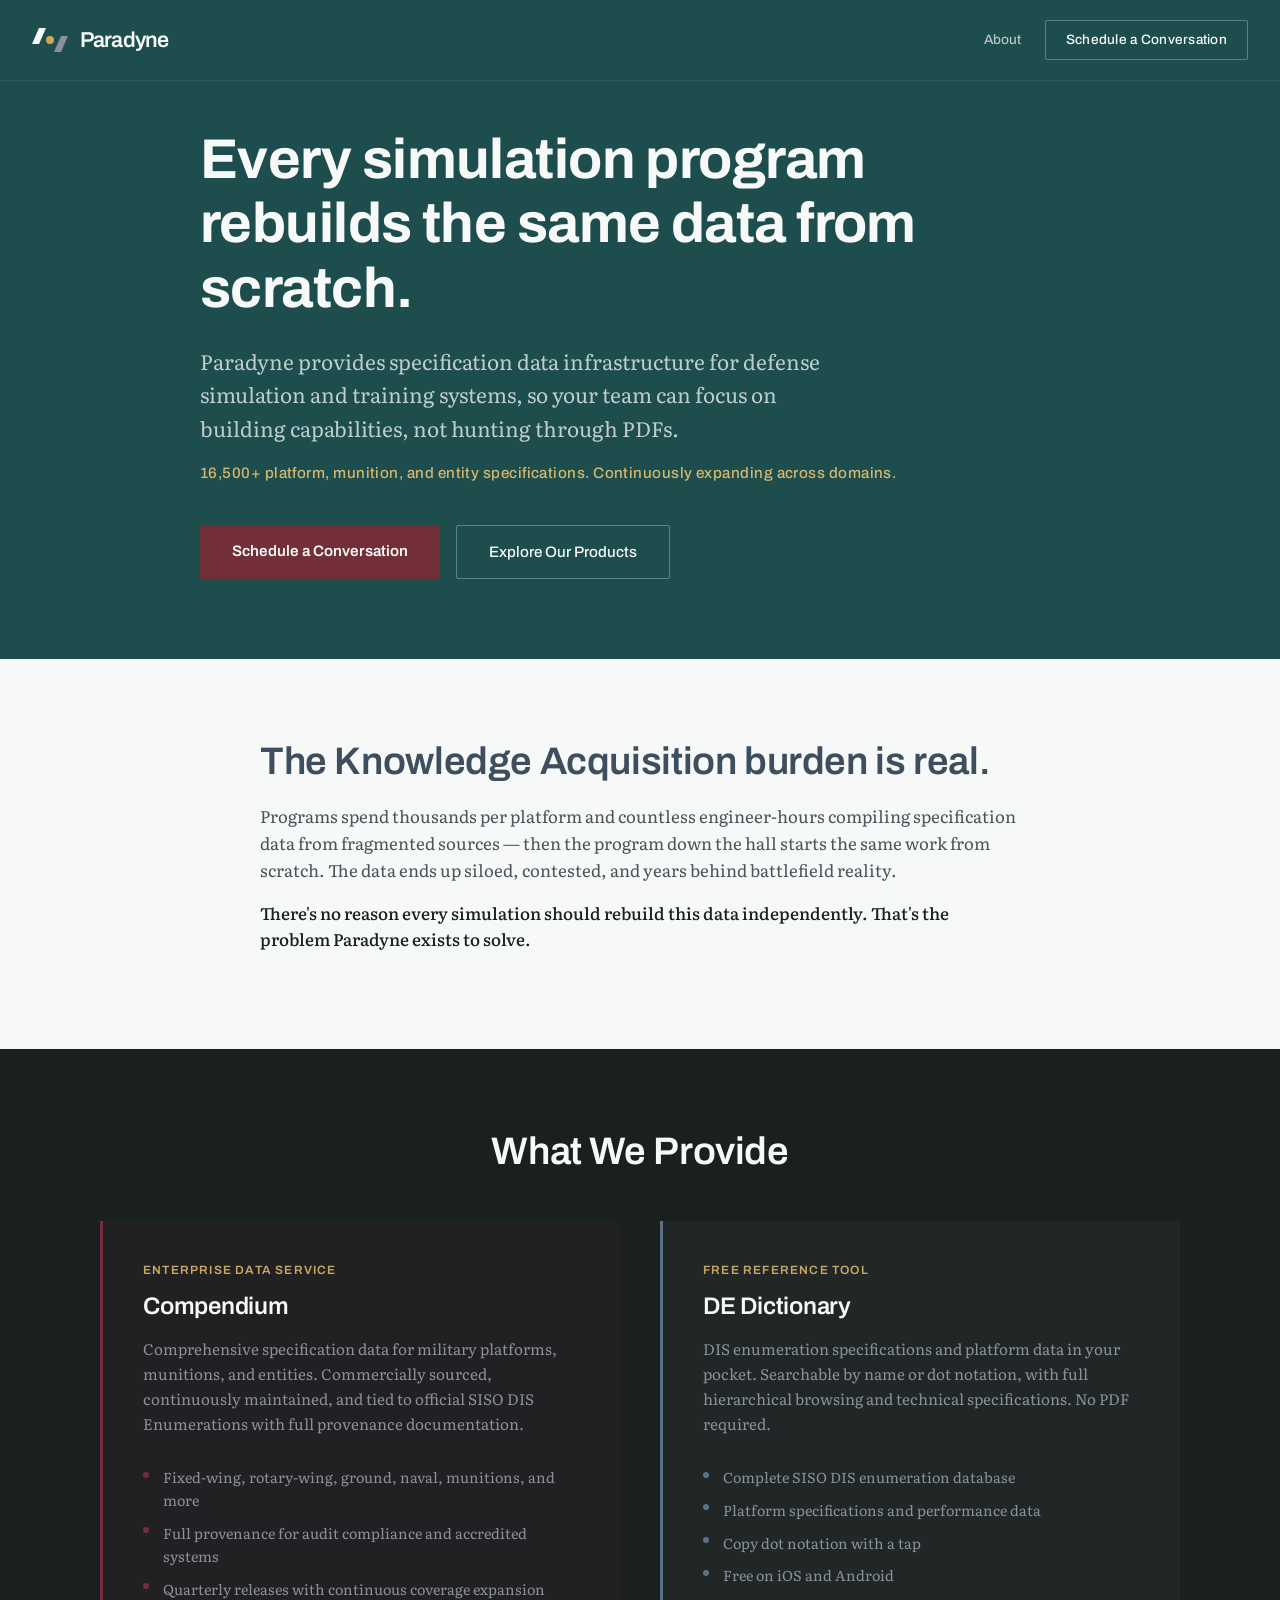
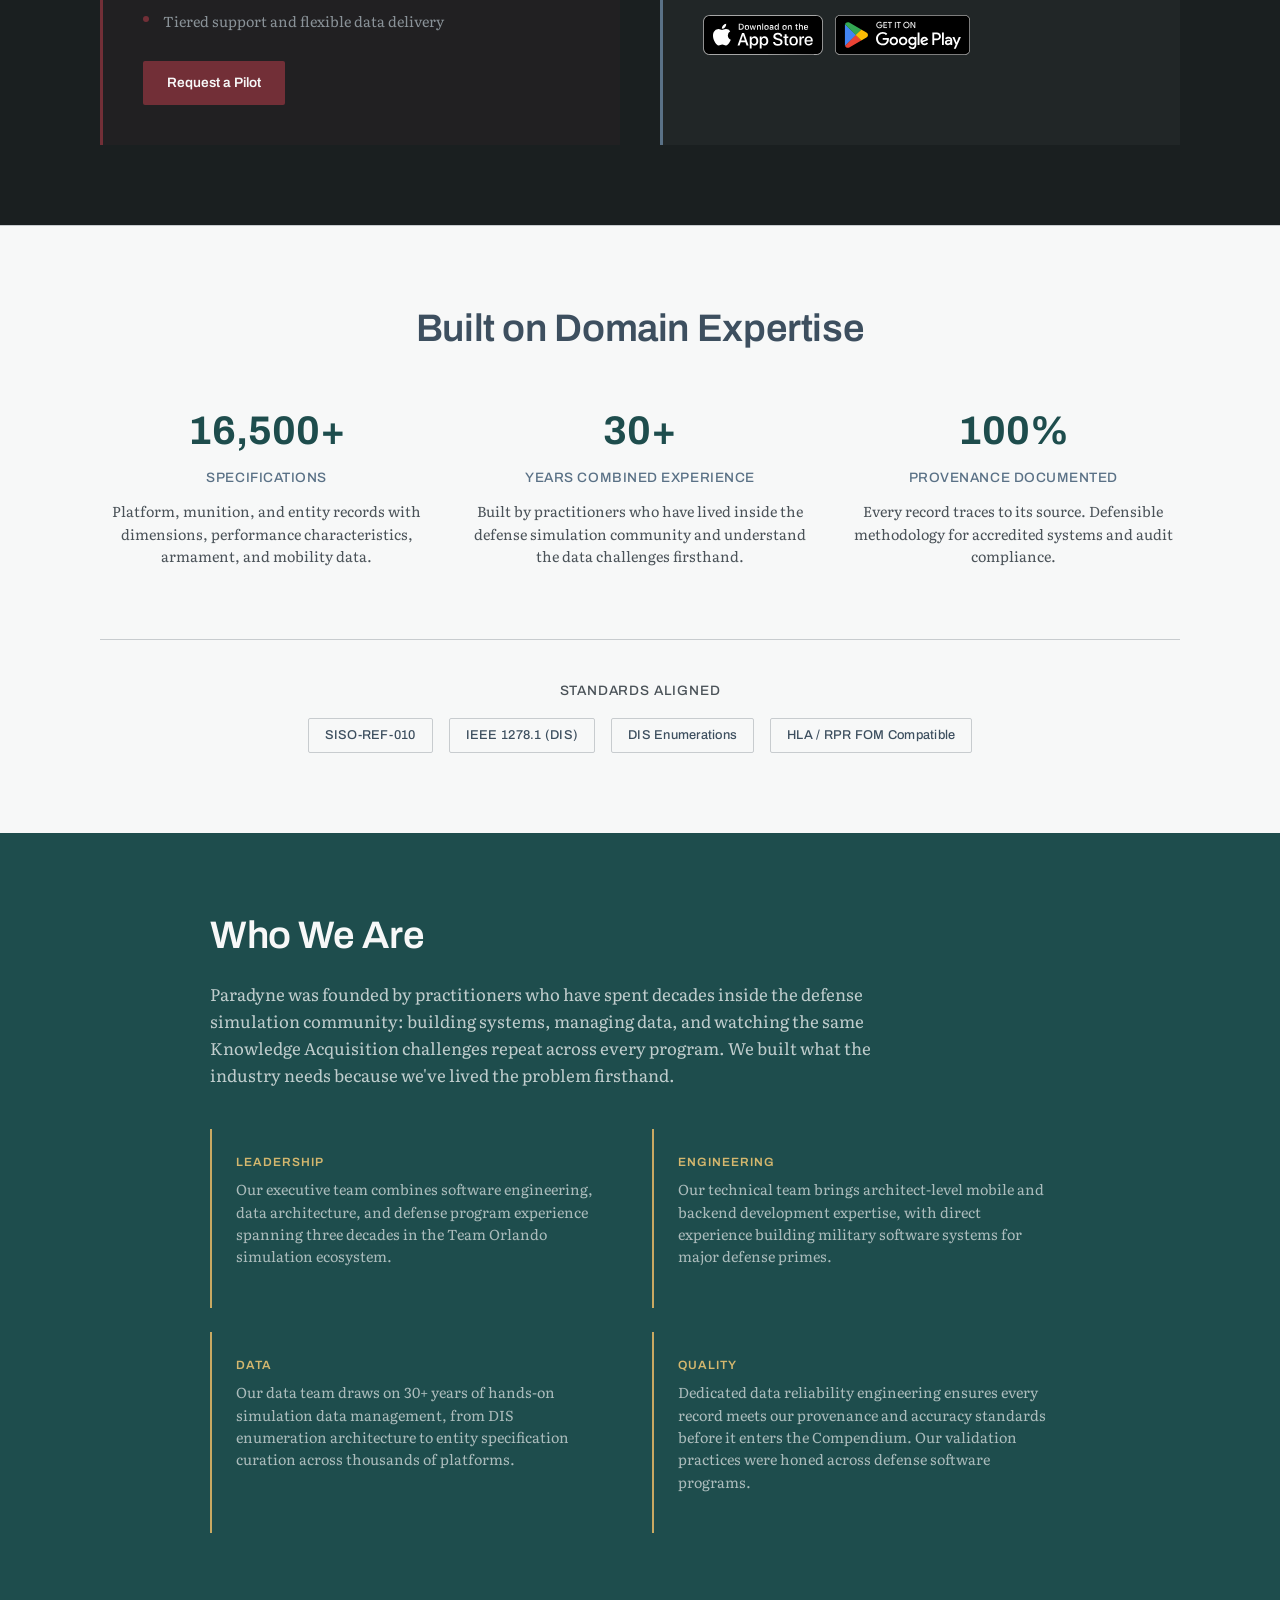
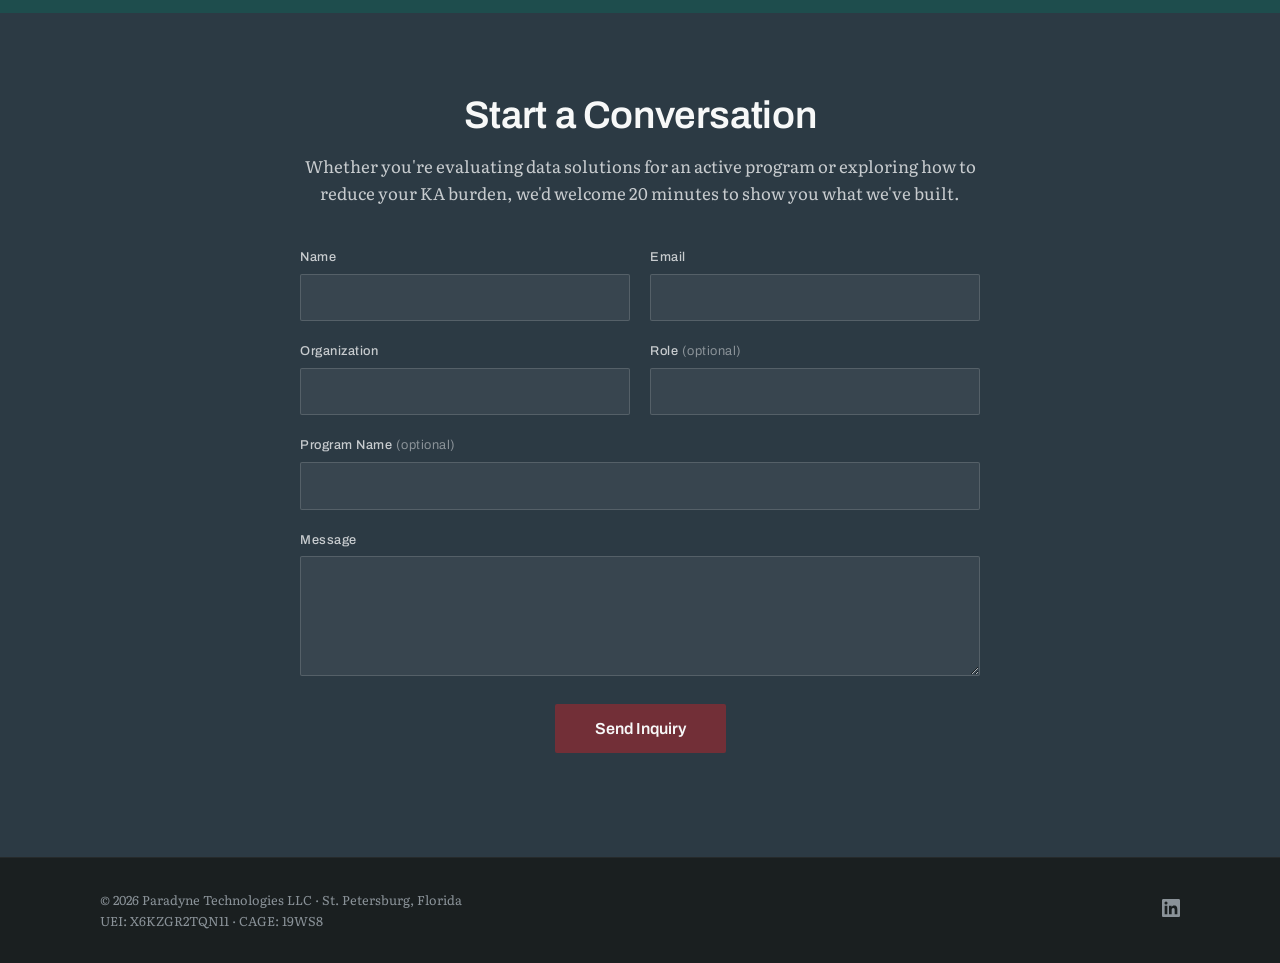
<file: index.html>
<!DOCTYPE html>
<html lang="en">
<head>
  <meta charset="UTF-8">
  <meta name="viewport" content="width=device-width, initial-scale=1.0">
  <title>Paradyne Technologies — Specification Data for Defense Simulation</title>
  <meta name="description" content="Authoritative specification data for defense simulation and training systems. 16,500+ platform, munition, and entity specifications tied to SISO DIS Enumerations.">
  <!-- Open Graph -->
  <meta property="og:type" content="website">
  <meta property="og:url" content="https://paradyne.tech/">
  <meta property="og:title" content="Paradyne Technologies — Specification Data for Defense Simulation">
  <meta property="og:description" content="Authoritative specification data for defense simulation and training systems. 16,500+ platform, munition, and entity specifications tied to SISO DIS Enumerations.">
  <meta property="og:image" content="https://paradyne.tech/og-image.png">
  <meta property="og:image:width" content="1200">
  <meta property="og:image:height" content="630">
  <!-- Twitter Card -->
  <meta name="twitter:card" content="summary_large_image">
  <meta name="twitter:title" content="Paradyne Technologies — Specification Data for Defense Simulation">
  <meta name="twitter:description" content="Authoritative specification data for defense simulation and training systems. 16,500+ platform, munition, and entity specifications tied to SISO DIS Enumerations.">
  <meta name="twitter:image" content="https://paradyne.tech/og-image.png">
  <link rel="icon" href="/favicon.svg" type="image/svg+xml">
  <link rel="icon" href="/favicon.ico" sizes="48x48">
  <link rel="apple-touch-icon" href="/apple-touch-icon.png">
  <link rel="manifest" href="/site.webmanifest">
  <meta name="theme-color" content="#1e4d4d">
  <link rel="preconnect" href="https://fonts.googleapis.com">
  <link rel="preconnect" href="https://fonts.gstatic.com" crossorigin>
  <link href="https://fonts.googleapis.com/css2?family=Archivo:wght@500;600;700&family=Literata:ital,wght@0,400;0,500;1,400&display=swap" rel="stylesheet">
  <style>
    /* ===== Reset & Base ===== */
    *, *::before, *::after { margin: 0; padding: 0; box-sizing: border-box; }

    :root {
      /* Primary */
      --cinnabar: #722f37;
      --bearing: #3d4f5f;
      /* Secondary */
      --cranberry: #8b3a44;
      --steel: #5a7186;
      --deep-slate: #2c3a44;
      --fathom: #1e4d4d;
      /* Neutral */
      --near-black: #1a1f20;
      --graphite: #4a5258;
      --pewter: #8a9298;
      --silver: #c8cccf;
      --off-white: #f7f8f8;
      /* Accent */
      --copper: #b87333;
      --brass: #c9a962;
    }

    html { scroll-behavior: smooth; }

    body {
      font-family: 'Literata', Georgia, 'Times New Roman', serif;
      font-size: 18px;
      line-height: 1.6;
      color: var(--near-black);
      background: var(--off-white);
      -webkit-font-smoothing: antialiased;
      -moz-osx-font-smoothing: grayscale;
    }

    /* ===== Typography ===== */
    h1, h2, h3 {
      font-family: 'Archivo', -apple-system, 'Segoe UI', sans-serif;
      line-height: 1.15;
      letter-spacing: -0.01em;
    }

    h1 {
      font-weight: 700;
      font-size: clamp(2.2rem, 5vw, 3.5rem);
    }

    h2 {
      font-weight: 600;
      font-size: clamp(1.6rem, 3.5vw, 2.4rem);
      margin-bottom: 1.25rem;
    }

    h3 {
      font-family: 'Literata', Georgia, serif;
      font-weight: 500;
      font-size: 1.25rem;
      margin-bottom: 0.75rem;
    }

    p {
      margin-bottom: 1rem;
    }

    a {
      color: inherit;
      text-decoration: none;
    }

    /* ===== Layout ===== */
    .section {
      padding: 5rem 1.5rem;
    }

    .container {
      max-width: 1080px;
      margin: 0 auto;
    }

    /* ===== Header / Nav ===== */
    .site-header {
      position: fixed;
      top: 0;
      left: 0;
      right: 0;
      z-index: 100;
      padding: 1.25rem 2rem;
      display: flex;
      align-items: center;
      justify-content: space-between;
      background: rgba(30, 77, 77, 0.95);
      backdrop-filter: blur(8px);
      -webkit-backdrop-filter: blur(8px);
      border-bottom: 1px solid rgba(247, 248, 248, 0.08);
    }

    .logo-lockup {
      display: flex;
      align-items: center;
      gap: 0.75rem;
    }

    .logo-lockup img {
      height: 28px;
      width: auto;
      flex-shrink: 0;
    }

    .wordmark {
      font-family: 'Archivo', sans-serif;
      font-weight: 600;
      font-size: 1.35rem;
      color: var(--off-white);
      letter-spacing: -0.04em;
    }

    .nav-cta {
      font-family: 'Archivo', sans-serif;
      font-weight: 500;
      font-size: 0.85rem;
      color: var(--off-white);
      border: 1px solid rgba(247, 248, 248, 0.3);
      padding: 0.5rem 1.25rem;
      border-radius: 2px;
      transition: all 0.2s ease;
      letter-spacing: 0.02em;
    }

    .nav-cta:hover {
      background: rgba(247, 248, 248, 0.1);
      border-color: rgba(247, 248, 248, 0.5);
    }

    /* ===== Hero (on Fathom) ===== */
    .hero {
      background: var(--fathom);
      color: var(--off-white);
      padding: 8rem 1.5rem 5rem;
    }

    .hero .container {
      max-width: 880px;
    }

    .hero h1 {
      margin-bottom: 1.5rem;
    }

    .hero .subtitle {
      font-size: clamp(1.05rem, 2.2vw, 1.3rem);
      color: rgba(247, 248, 248, 0.75);
      max-width: 640px;
      margin-bottom: 1rem;
    }

    .hero .data-line {
      font-family: 'Archivo', sans-serif;
      font-weight: 500;
      font-size: 0.95rem;
      color: #d4b76e;
      letter-spacing: 0.03em;
      margin-bottom: 2.5rem;
    }

    .hero-ctas {
      display: flex;
      gap: 1rem;
      flex-wrap: wrap;
    }

    .btn-primary {
      font-family: 'Archivo', sans-serif;
      font-weight: 600;
      font-size: 0.95rem;
      background: var(--cinnabar);
      color: var(--off-white);
      padding: 0.85rem 2rem;
      border: none;
      border-radius: 2px;
      cursor: pointer;
      transition: background 0.2s ease;
      text-decoration: none;
      display: inline-block;
    }

    .btn-primary:hover {
      background: var(--cranberry);
    }

    .btn-secondary {
      font-family: 'Archivo', sans-serif;
      font-weight: 500;
      font-size: 0.95rem;
      color: var(--off-white);
      padding: 0.85rem 2rem;
      border: 1px solid rgba(247, 248, 248, 0.3);
      border-radius: 2px;
      cursor: pointer;
      transition: all 0.2s ease;
      text-decoration: none;
      display: inline-block;
      background: transparent;
    }

    .btn-secondary:hover {
      border-color: rgba(247, 248, 248, 0.6);
      background: rgba(247, 248, 248, 0.05);
    }

    /* ===== Problem Section (light) ===== */
    .problem {
      background: var(--off-white);
      color: var(--near-black);
    }

    .problem .container {
      max-width: 760px;
    }

    .problem h2 {
      color: var(--bearing);
    }

    .problem p {
      color: var(--graphite);
      font-size: 1.05rem;
    }

    .problem .emphasis {
      color: var(--near-black);
      font-weight: 500;
    }

    /* ===== Products Section (dark) ===== */
    .products {
      background: var(--near-black);
      color: var(--off-white);
    }

    .products h2 {
      text-align: center;
      margin-bottom: 3rem;
    }

    .products-grid {
      display: grid;
      grid-template-columns: 1fr 1fr;
      gap: 2.5rem;
    }

    .product-card {
      padding: 2.5rem;
      background: rgba(247, 248, 248, 0.03);
      border-left: 3px solid var(--steel);
      border-radius: 0;
    }

    .product-card.compendium {
      background: rgba(114, 47, 55, 0.08);
      border-left: 3px solid var(--cinnabar);
    }

    .product-label {
      font-family: 'Archivo', sans-serif;
      font-weight: 600;
      font-size: 0.75rem;
      letter-spacing: 0.1em;
      text-transform: uppercase;
      color: var(--brass);
      margin-bottom: 0.75rem;
    }

    .product-card h3 {
      font-family: 'Archivo', sans-serif;
      font-weight: 600;
      font-size: 1.5rem;
      margin-bottom: 1rem;
    }

    .product-card p {
      color: var(--pewter);
      font-size: 0.95rem;
      line-height: 1.65;
      margin-bottom: 1.5rem;
    }

    .product-card .btn-primary {
      font-size: 0.85rem;
      padding: 0.7rem 1.5rem;
    }

    .store-badges {
      display: flex;
      gap: 0.75rem;
      flex-wrap: wrap;
      align-items: center;
    }

    .store-badges a img {
      display: block;
      height: 40px;
      width: auto;
    }

    .product-card .btn-outline {
      font-family: 'Archivo', sans-serif;
      font-weight: 500;
      font-size: 0.85rem;
      color: var(--off-white);
      padding: 0.7rem 1.5rem;
      border: 1px solid rgba(247, 248, 248, 0.2);
      border-radius: 2px;
      text-decoration: none;
      display: inline-block;
      transition: all 0.2s ease;
    }

    .product-card .btn-outline:hover {
      border-color: rgba(247, 248, 248, 0.5);
      background: rgba(247, 248, 248, 0.05);
    }

    .product-features {
      list-style: none;
      margin-bottom: 1.5rem;
    }

    .product-features li {
      color: var(--pewter);
      font-size: 0.9rem;
      padding: 0.3rem 0;
      padding-left: 1.25rem;
      position: relative;
    }

    .product-features li::before {
      content: '';
      position: absolute;
      left: 0;
      top: 0.7rem;
      width: 6px;
      height: 6px;
      background: var(--cinnabar);
      border-radius: 50%;
    }

    .product-card.dictionary .product-features li::before {
      background: var(--steel);
    }

    /* ===== Credibility Section (light) ===== */
    .credibility {
      background: var(--off-white);
      border-top: 1px solid var(--silver);
    }

    .credibility h2 {
      color: var(--bearing);
      text-align: center;
      margin-bottom: 3rem;
    }

    .cred-grid {
      display: grid;
      grid-template-columns: repeat(3, 1fr);
      gap: 2.5rem;
    }

    .cred-item {
      text-align: center;
    }

    .cred-number {
      font-family: 'Archivo', sans-serif;
      font-weight: 700;
      font-size: 2.5rem;
      color: var(--fathom);
      margin-bottom: 0.25rem;
    }

    .cred-label {
      font-family: 'Archivo', sans-serif;
      font-weight: 500;
      font-size: 0.85rem;
      color: var(--steel);
      letter-spacing: 0.04em;
      text-transform: uppercase;
      margin-bottom: 0.75rem;
    }

    .cred-detail {
      font-size: 0.9rem;
      color: var(--graphite);
      line-height: 1.55;
    }

    .standards-bar {
      margin-top: 3.5rem;
      padding-top: 2.5rem;
      border-top: 1px solid var(--silver);
      text-align: center;
    }

    .standards-bar p {
      font-family: 'Archivo', sans-serif;
      font-weight: 500;
      font-size: 0.85rem;
      color: var(--graphite);
      letter-spacing: 0.06em;
      text-transform: uppercase;
    }

    .standards-tags {
      display: flex;
      justify-content: center;
      gap: 1rem;
      flex-wrap: wrap;
      margin-top: 1rem;
    }

    .standards-tags span {
      font-family: 'Archivo', sans-serif;
      font-weight: 500;
      font-size: 0.8rem;
      color: var(--bearing);
      border: 1px solid var(--silver);
      padding: 0.4rem 1rem;
      border-radius: 2px;
      letter-spacing: 0.02em;
    }

    /* ===== About Section (dark, Fathom) ===== */
    .about {
      background: var(--fathom);
      color: var(--off-white);
    }

    .about .container {
      max-width: 860px;
    }

    .about h2 {
      margin-bottom: 1.5rem;
    }

    .about .about-intro {
      color: rgba(247, 248, 248, 0.75);
      font-size: 1.05rem;
      max-width: 680px;
      margin-bottom: 2.5rem;
    }

    .team-highlights {
      display: grid;
      grid-template-columns: repeat(2, 1fr);
      gap: 1.5rem;
    }

    .team-highlight {
      padding: 1.5rem;
      border-left: 2px solid var(--brass);
    }

    .team-highlight .th-role {
      font-family: 'Archivo', sans-serif;
      font-weight: 600;
      font-size: 0.75rem;
      letter-spacing: 0.08em;
      text-transform: uppercase;
      color: #d4b76e;
      margin-bottom: 0.4rem;
    }

    .team-highlight p {
      color: rgba(247, 248, 248, 0.65);
      font-size: 0.9rem;
      line-height: 1.55;
    }

    /* ===== Contact Section (dark) ===== */
    .contact {
      background: var(--deep-slate);
      color: var(--off-white);
    }

    .contact .container {
      max-width: 680px;
    }

    .contact h2 {
      margin-bottom: 1rem;
      text-align: center;
    }

    .contact .contact-body {
      color: var(--silver);
      font-size: 1.05rem;
      margin-bottom: 2.5rem;
      text-align: center;
    }

    .contact-form {
      text-align: left;
    }

    .form-row {
      display: grid;
      grid-template-columns: 1fr 1fr;
      gap: 1.25rem;
    }

    .form-group {
      margin-bottom: 1.25rem;
    }

    .form-group.full-width {
      grid-column: 1 / -1;
    }

    .form-group label {
      display: block;
      font-family: 'Archivo', sans-serif;
      font-weight: 500;
      font-size: 0.8rem;
      letter-spacing: 0.04em;
      color: var(--silver);
      margin-bottom: 0.4rem;
    }

    .form-group label .optional {
      color: var(--pewter);
      font-weight: 400;
    }

    .form-group input,
    .form-group textarea {
      width: 100%;
      padding: 0.7rem 0.9rem;
      font-family: 'Literata', Georgia, serif;
      font-size: 0.95rem;
      color: var(--off-white);
      background: rgba(247, 248, 248, 0.06);
      border: 1px solid rgba(247, 248, 248, 0.15);
      border-radius: 2px;
      transition: border-color 0.2s ease, background 0.2s ease;
      -webkit-appearance: none;
    }

    .form-group input::placeholder,
    .form-group textarea::placeholder {
      color: var(--graphite);
    }

    .form-group input:focus,
    .form-group textarea:focus {
      outline: none;
      border-color: rgba(247, 248, 248, 0.35);
      background: rgba(247, 248, 248, 0.09);
    }

    .form-group textarea {
      min-height: 120px;
      resize: vertical;
    }

    .form-submit {
      text-align: center;
      margin-top: 0.5rem;
    }

    .form-submit .btn-primary {
      font-size: 1rem;
      padding: 1rem 2.5rem;
      border: none;
      cursor: pointer;
    }

    .form-submit .btn-primary:disabled {
      opacity: 0.6;
      cursor: not-allowed;
    }

    .form-status {
      text-align: center;
      margin-top: 1.5rem;
      font-size: 0.95rem;
    }

    .form-status.success {
      color: var(--brass);
    }

    .form-status.error {
      color: var(--cranberry);
    }

    /* ===== Footer ===== */
    .site-footer {
      background: var(--near-black);
      color: var(--pewter);
      padding: 2rem 1.5rem;
      border-top: 1px solid rgba(247, 248, 248, 0.05);
    }

    .footer-inner {
      max-width: 1080px;
      margin: 0 auto;
      display: flex;
      justify-content: space-between;
      align-items: center;
      flex-wrap: wrap;
      gap: 1rem;
    }

    .footer-left {
      font-size: 0.8rem;
    }

    .footer-right {
      display: flex;
      gap: 1.5rem;
      align-items: center;
    }

    .footer-right a {
      color: var(--pewter);
      font-size: 0.8rem;
      transition: color 0.2s ease;
    }

    .footer-right a:hover {
      color: var(--off-white);
    }

    /* LinkedIn icon */
    .linkedin-icon {
      width: 18px;
      height: 18px;
      fill: var(--pewter);
      transition: fill 0.2s ease;
    }

    .footer-right a:hover .linkedin-icon {
      fill: var(--off-white);
    }

    /* ===== Skip Link ===== */
    .skip-link {
      position: absolute;
      top: -100%;
      left: 1rem;
      z-index: 200;
      background: var(--cinnabar);
      color: var(--off-white);
      padding: 0.75rem 1.5rem;
      font-family: 'Archivo', sans-serif;
      font-size: 0.9rem;
      border-radius: 2px;
      transition: top 0.15s ease;
    }

    .skip-link:focus {
      top: 0.75rem;
    }

    /* ===== Responsive ===== */
    @media (max-width: 768px) {
      .site-header {
        padding: 1rem 1.25rem;
      }

      .wordmark {
        font-size: 1.15rem;
      }

      .hero {
        padding: 8rem 1.25rem 4rem;
        min-height: auto;
      }

      .section {
        padding: 3.5rem 1.25rem;
      }

      .products-grid {
        grid-template-columns: 1fr;
      }

      .cred-grid {
        grid-template-columns: 1fr;
        gap: 2rem;
      }

      .cred-item {
        text-align: left;
      }

      .team-highlights {
        grid-template-columns: 1fr;
      }

      .form-row {
        grid-template-columns: 1fr;
      }

      .hero-ctas {
        flex-direction: column;
      }

      .hero-ctas .btn-primary,
      .hero-ctas .btn-secondary {
        text-align: center;
      }

      .footer-inner {
        flex-direction: column;
        text-align: center;
      }
    }
  </style>
</head>
<body>

  <a href="#main" class="skip-link">Skip to main content</a>

  <!-- ===== Header ===== -->
  <header class="site-header">
    <a href="#" class="logo-lockup">
      <img src="images/Glyph-Alternate.svg" alt="Paradyne" width="36" height="24" style="height: 24px; width: auto;">
      <span class="wordmark">Paradyne</span>
    </a>
    <nav aria-label="Main navigation" style="display: flex; align-items: center; gap: 1.5rem;">
      <a href="#about" style="font-family: 'Archivo', sans-serif; font-weight: 500; font-size: 0.85rem; color: rgba(247,248,248,0.7); transition: color 0.2s ease;" onmouseover="this.style.color='#f7f8f8'" onmouseout="this.style.color='rgba(247,248,248,0.7)'">About</a>
      <a href="#contact" class="nav-cta">Schedule a Conversation</a>
    </nav>
  </header>

  <!-- ===== Main Content ===== -->
  <main id="main">

  <!-- ===== Hero ===== -->
  <section class="hero section">
    <div class="container">
      <h1>Every simulation program rebuilds the same data from scratch.</h1>
      <p class="subtitle">Paradyne provides specification data infrastructure for defense simulation and training systems, so your team can focus on building capabilities, not hunting through PDFs.</p>
      <p class="data-line">16,500+ platform, munition, and entity specifications. Continuously expanding across domains.</p>
      <div class="hero-ctas">
        <a href="#contact" class="btn-primary">Schedule a Conversation</a>
        <a href="#products" class="btn-secondary">Explore Our Products</a>
      </div>
    </div>
  </section>

  <!-- ===== Problem ===== -->
  <section class="problem section">
    <div class="container">
      <h2>The Knowledge Acquisition burden is real.</h2>
      <p>Programs spend thousands per platform and countless engineer-hours compiling specification data from fragmented sources — then the program down the hall starts the same work from scratch. The data ends up siloed, contested, and years behind battlefield reality.</p>
      <p class="emphasis">There's no reason every simulation should rebuild this data independently. That's the problem Paradyne exists to solve.</p>
    </div>
  </section>

  <!-- ===== Products ===== -->
  <section class="products section" id="products">
    <div class="container">
      <h2>What We Provide</h2>
      <div class="products-grid">
        <!-- Compendium -->
        <div class="product-card compendium">
          <div class="product-label">Enterprise Data Service</div>
          <h3>Compendium</h3>
          <p>Comprehensive specification data for military platforms, munitions, and entities. Commercially sourced, continuously maintained, and tied to official SISO DIS Enumerations with full provenance documentation.</p>
          <ul class="product-features">
            <li>Fixed-wing, rotary-wing, ground, naval, munitions, and more</li>
            <li>Full provenance for audit compliance and accredited systems</li>
            <li>Quarterly releases with continuous coverage expansion</li>
            <li>Tiered support and flexible data delivery</li>
          </ul>
          <a href="#contact" class="btn-primary">Request a Pilot</a>
        </div>
        <!-- DE Dictionary -->
        <div class="product-card dictionary">
          <div class="product-label">Free Reference Tool</div>
          <h3>DE Dictionary</h3>
          <p>DIS enumeration specifications and platform data in your pocket. Searchable by name or dot notation, with full hierarchical browsing and technical specifications. No PDF required.</p>
          <ul class="product-features">
            <li>Complete SISO DIS enumeration database</li>
            <li>Platform specifications and performance data</li>
            <li>Copy dot notation with a tap</li>
            <li>Free on iOS and Android</li>
          </ul>
          <div class="store-badges">
            <a href="https://apps.apple.com/app/id6754333997" target="_blank" rel="noopener" aria-label="Download on the App Store"><img src="/images/Download_on_the_App_Store_Badge_US-UK_RGB_blk_092917.svg" alt="Download on the App Store" height="40"></a>
            <a href="https://play.google.com/store/apps/details?id=tech.paradyne.dedictionary&amp;pli=1" target="_blank" rel="noopener" aria-label="Get it on Google Play"><img src="/images/GetItOnGooglePlay_Badge_Web_color_English.svg" alt="Get it on Google Play" height="40"></a>
          </div>
        </div>
      </div>
    </div>
  </section>

  <!-- ===== Credibility ===== -->
  <section class="credibility section">
    <div class="container">
      <h2>Built on Domain Expertise</h2>
      <div class="cred-grid">
        <div class="cred-item">
          <div class="cred-number">16,500+</div>
          <div class="cred-label">Specifications</div>
          <p class="cred-detail">Platform, munition, and entity records with dimensions, performance characteristics, armament, and mobility data.</p>
        </div>
        <div class="cred-item">
          <div class="cred-number">30+</div>
          <div class="cred-label">Years Combined Experience</div>
          <p class="cred-detail">Built by practitioners who have lived inside the defense simulation community and understand the data challenges firsthand.</p>
        </div>
        <div class="cred-item">
          <div class="cred-number">100%</div>
          <div class="cred-label">Provenance Documented</div>
          <p class="cred-detail">Every record traces to its source. Defensible methodology for accredited systems and audit compliance.</p>
        </div>
      </div>
      <div class="standards-bar">
        <p>Standards Aligned</p>
        <div class="standards-tags">
          <span>SISO-REF-010</span>
          <span>IEEE 1278.1 (DIS)</span>
          <span>DIS Enumerations</span>
          <span>HLA / RPR FOM Compatible</span>
        </div>
      </div>
    </div>
  </section>

  <!-- ===== About ===== -->
  <section class="about section" id="about">
    <div class="container">
      <h2>Who We Are</h2>
      <p class="about-intro">Paradyne was founded by practitioners who have spent decades inside the defense simulation community: building systems, managing data, and watching the same Knowledge Acquisition challenges repeat across every program. We built what the industry needs because we've lived the problem firsthand.</p>
      <div class="team-highlights">
        <div class="team-highlight">
          <div class="th-role">Leadership</div>
          <p>Our executive team combines software engineering, data architecture, and defense program experience spanning three decades in the Team Orlando simulation ecosystem.</p>
        </div>
        <div class="team-highlight">
          <div class="th-role">Engineering</div>
          <p>Our technical team brings architect-level mobile and backend development expertise, with direct experience building military software systems for major defense primes.</p>
        </div>
        <div class="team-highlight">
          <div class="th-role">Data</div>
          <p>Our data team draws on 30+ years of hands-on simulation data management, from DIS enumeration architecture to entity specification curation across thousands of platforms.</p>
        </div>
        <div class="team-highlight">
          <div class="th-role">Quality</div>
          <p>Dedicated data reliability engineering ensures every record meets our provenance and accuracy standards before it enters the Compendium. Our validation practices were honed across defense software programs.</p>
        </div>
      </div>
    </div>
  </section>

  <!-- ===== Contact ===== -->
  <section class="contact section" id="contact">
    <div class="container">
      <h2>Start a Conversation</h2>
      <p class="contact-body">Whether you're evaluating data solutions for an active program or exploring how to reduce your KA burden, we'd welcome 20 minutes to show you what we've built.</p>
      <form id="contact-form" class="contact-form" novalidate>
        <div class="form-row">
          <div class="form-group">
            <label for="contact-name">Name</label>
            <input type="text" id="contact-name" name="name" required autocomplete="name">
          </div>
          <div class="form-group">
            <label for="contact-email">Email</label>
            <input type="email" id="contact-email" name="email" required autocomplete="email">
          </div>
        </div>
        <div class="form-row">
          <div class="form-group">
            <label for="contact-org">Organization</label>
            <input type="text" id="contact-org" name="organization" required autocomplete="organization">
          </div>
          <div class="form-group">
            <label for="contact-role">Role <span class="optional">(optional)</span></label>
            <input type="text" id="contact-role" name="role" autocomplete="organization-title">
          </div>
        </div>
        <div class="form-group">
          <label for="contact-program">Program Name <span class="optional">(optional)</span></label>
          <input type="text" id="contact-program" name="program">
        </div>
        <!-- Honeypot — hidden from real users, bots fill it in -->
        <div class="form-group" aria-hidden="true" style="position: absolute; left: -9999px; top: -9999px;">
          <label for="contact-website">Website</label>
          <input type="text" id="contact-website" name="website" tabindex="-1" autocomplete="off">
        </div>
        <div class="form-group">
          <label for="contact-message">Message</label>
          <textarea id="contact-message" name="message" required></textarea>
        </div>
        <div class="form-submit">
          <button type="submit" class="btn-primary">Send Inquiry</button>
        </div>
        <div id="form-status" class="form-status" role="alert" aria-live="polite"></div>
      </form>
    </div>
  </section>

  </main>

  <!-- ===== Footer ===== -->
  <footer class="site-footer">
    <div class="footer-inner">
      <div class="footer-left">
        &copy; 2026 Paradyne Technologies LLC &middot; St. Petersburg, Florida
        <br>UEI: X6KZGR2TQN11 &middot; CAGE: 19WS8
      </div>
      <div class="footer-right">
        <a href="https://www.linkedin.com/company/paradyne-tech" target="_blank" rel="noopener" aria-label="Paradyne on LinkedIn">
          <svg class="linkedin-icon" viewBox="0 0 24 24" xmlns="http://www.w3.org/2000/svg">
            <path d="M20.447 20.452h-3.554v-5.569c0-1.328-.027-3.037-1.852-3.037-1.853 0-2.136 1.445-2.136 2.939v5.667H9.351V9h3.414v1.561h.046c.477-.9 1.637-1.85 3.37-1.85 3.601 0 4.267 2.37 4.267 5.455v6.286zM5.337 7.433a2.062 2.062 0 01-2.063-2.065 2.064 2.064 0 112.063 2.065zm1.782 13.019H3.555V9h3.564v11.452zM22.225 0H1.771C.792 0 0 .774 0 1.729v20.542C0 23.227.792 24 1.771 24h20.451C23.2 24 24 23.227 24 22.271V1.729C24 .774 23.2 0 22.222 0h.003z"/>
          </svg>
        </a>
      </div>
    </div>
  </footer>

  <script>
    (function() {
      var form = document.getElementById('contact-form');
      var status = document.getElementById('form-status');
      var submitBtn = form.querySelector('button[type="submit"]');

      form.addEventListener('submit', function(e) {
        e.preventDefault();
        status.textContent = '';
        status.className = 'form-status';

        var name = form.elements['name'].value.trim();
        var email = form.elements['email'].value.trim();
        var org = form.elements['organization'].value.trim();
        var message = form.elements['message'].value.trim();

        if (!name || !email || !org || !message) {
          status.textContent = 'Please fill in all required fields.';
          status.className = 'form-status error';
          return;
        }

        var emailPattern = /^[^\s@]+@[^\s@]+\.[^\s@]+$/;
        if (!emailPattern.test(email)) {
          status.textContent = 'Please enter a valid email address.';
          status.className = 'form-status error';
          return;
        }

        submitBtn.disabled = true;
        submitBtn.textContent = 'Sending…';

        var data = {
          name: name,
          email: email,
          organization: org,
          role: form.elements['role'].value.trim(),
          program: form.elements['program'].value.trim(),
          message: message
        };

        fetch('/api/contact', {
          method: 'POST',
          headers: { 'Content-Type': 'application/json' },
          body: JSON.stringify(data)
        })
        .then(function(res) { return res.json().then(function(body) { return { ok: res.ok, body: body }; }); })
        .then(function(result) {
          if (result.ok) {
            status.textContent = 'Thank you. We\'ll be in touch shortly.';
            status.className = 'form-status success';
            form.reset();
          } else {
            status.textContent = result.body.error || 'Something went wrong. Please try again.';
            status.className = 'form-status error';
          }
        })
        .catch(function() {
          status.textContent = 'Unable to send your message. Please try again later.';
          status.className = 'form-status error';
        })
        .finally(function() {
          submitBtn.disabled = false;
          submitBtn.textContent = 'Send Inquiry';
        });
      });
    })();
  </script>

</body>
</html>
</file>
